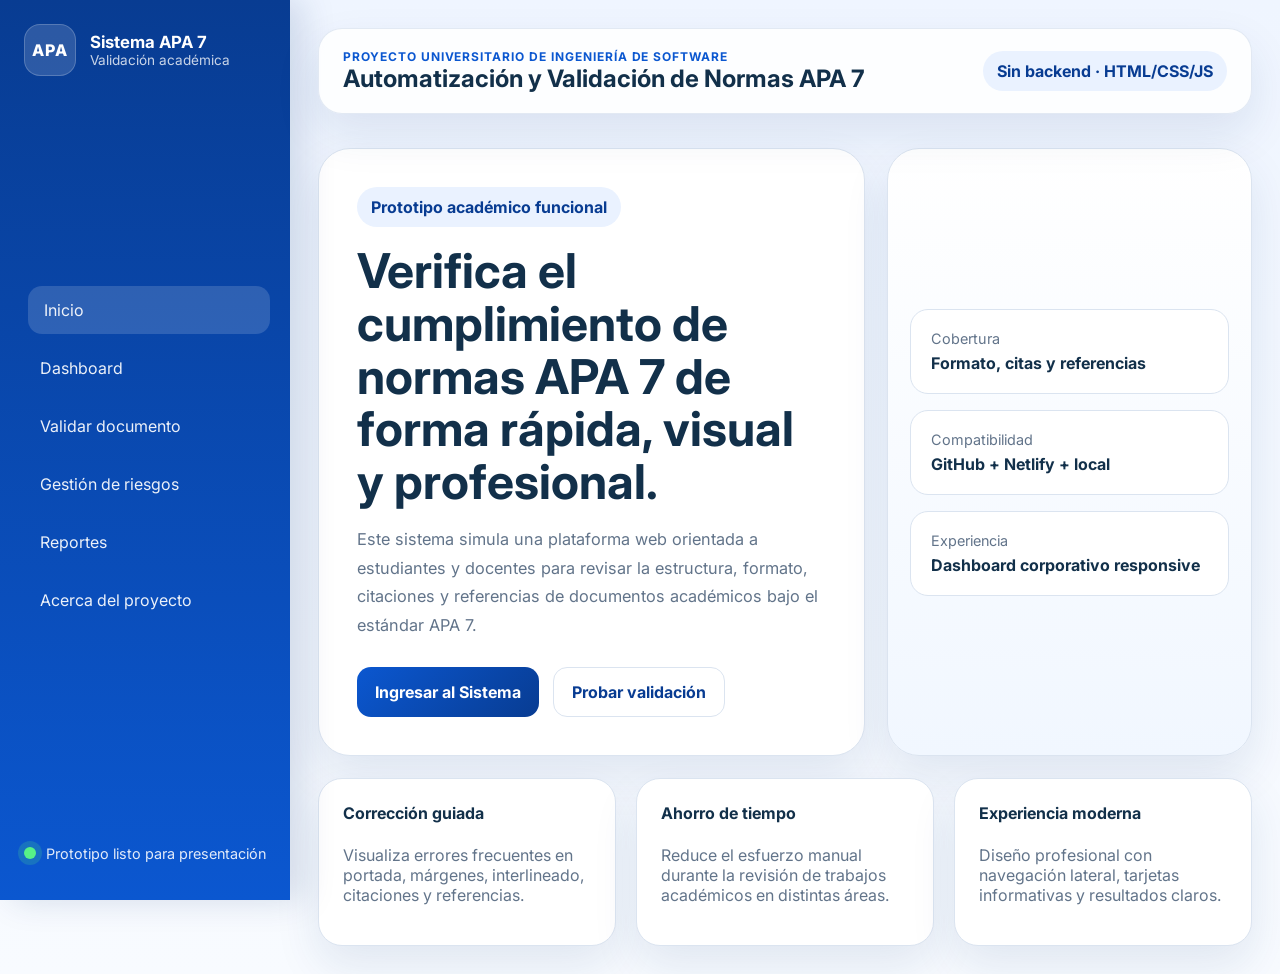
<file: index.html>
<!DOCTYPE html>
<html lang="es">
<head>
  <meta charset="UTF-8" />
  <meta name="viewport" content="width=device-width, initial-scale=1.0" />
  <title>Sistema APA 7 | Prototipo Funcional</title>
  <link rel="preconnect" href="https://fonts.googleapis.com" />
  <link rel="preconnect" href="https://fonts.gstatic.com" crossorigin />
  <link href="https://fonts.googleapis.com/css2?family=Inter:wght@400;500;600;700;800&display=swap" rel="stylesheet" />
  <link rel="stylesheet" href="styles.css" />
</head>
<body>
  <div class="app-shell">
    <!-- Menú lateral principal -->
    <aside class="sidebar" id="sidebar">
      <div class="brand">
        <div class="brand__logo">APA</div>
        <div>
          <h1>Sistema APA 7</h1>
          <p>Validación académica</p>
        </div>
      </div>

      <nav class="sidebar__nav">
        <button class="nav-link active" data-target="inicio">Inicio</button>
        <button class="nav-link" data-target="dashboard">Dashboard</button>
        <button class="nav-link" data-target="validacion">Validar documento</button>
        <button class="nav-link" data-target="riesgos">Gestión de riesgos</button>
        <button class="nav-link" data-target="reportes">Reportes</button>
        <button class="nav-link" data-target="acerca">Acerca del proyecto</button>
      </nav>

      <div class="sidebar__footer">
        <span class="status-dot"></span>
        <p>Prototipo listo para presentación</p>
      </div>
    </aside>

    <main class="main-content">
      <!-- Encabezado superior -->
      <header class="topbar">
        <button class="menu-toggle" id="menuToggle" aria-label="Abrir menú">☰</button>
        <div>
          <p class="eyebrow">Proyecto universitario de Ingeniería de Software</p>
          <h2>Automatización y Validación de Normas APA 7</h2>
        </div>
        <div class="topbar__badge">Sin backend · HTML/CSS/JS</div>
      </header>

      <!-- Página de inicio -->
      <section class="view active" id="inicio">
        <div class="hero">
          <div class="hero__content">
            <span class="pill">Prototipo académico funcional</span>
            <h3>Verifica el cumplimiento de normas APA 7 de forma rápida, visual y profesional.</h3>
            <p>
              Este sistema simula una plataforma web orientada a estudiantes y docentes para revisar la estructura,
              formato, citaciones y referencias de documentos académicos bajo el estándar APA 7.
            </p>
            <div class="hero__actions">
              <button class="btn btn--primary" data-go="dashboard">Ingresar al Sistema</button>
              <button class="btn btn--secondary" data-go="validacion">Probar validación</button>
            </div>
          </div>

          <div class="hero__panel">
            <div class="mini-card">
              <span class="mini-card__label">Cobertura</span>
              <strong>Formato, citas y referencias</strong>
            </div>
            <div class="mini-card">
              <span class="mini-card__label">Compatibilidad</span>
              <strong>GitHub + Netlify + local</strong>
            </div>
            <div class="mini-card">
              <span class="mini-card__label">Experiencia</span>
              <strong>Dashboard corporativo responsive</strong>
            </div>
          </div>
        </div>

        <div class="benefits-grid">
          <article class="feature-card">
            <h4>Corrección guiada</h4>
            <p>Visualiza errores frecuentes en portada, márgenes, interlineado, citaciones y referencias.</p>
          </article>
          <article class="feature-card">
            <h4>Ahorro de tiempo</h4>
            <p>Reduce el esfuerzo manual durante la revisión de trabajos académicos en distintas áreas.</p>
          </article>
          <article class="feature-card">
            <h4>Experiencia moderna</h4>
            <p>Diseño profesional con navegación lateral, tarjetas informativas y resultados claros.</p>
          </article>
        </div>
      </section>

      <!-- Dashboard principal -->
      <section class="view" id="dashboard">
        <div class="section-header">
          <div>
            <p class="eyebrow">Panel principal</p>
            <h3>Dashboard general</h3>
          </div>
          <span class="section-badge">Indicadores simulados</span>
        </div>

        <div class="cards-grid">
          <article class="stat-card">
            <span>Documentos analizados</span>
            <strong class="counter" data-target="128">0</strong>
            <p>Trabajos revisados durante el último periodo.</p>
          </article>
          <article class="stat-card">
            <span>Errores APA detectados</span>
            <strong class="counter" data-target="342">0</strong>
            <p>Incidencias registradas entre formato y referencias.</p>
          </article>
          <article class="stat-card">
            <span>Nivel promedio de cumplimiento</span>
            <strong class="counter" data-target="87">0</strong>
            <p>Porcentaje general de conformidad alcanzado.</p>
          </article>
          <article class="stat-card stat-card--accent">
            <span>Tiempo de respuesta</span>
            <strong>&lt; 10 s</strong>
            <p>Meta de procesamiento por documento en el prototipo.</p>
          </article>
        </div>

        <div class="dashboard-grid">
          <article class="panel-card">
            <div class="panel-card__header">
              <h4>Estado de cumplimiento</h4>
              <span>87%</span>
            </div>
            <div class="progress-circle">
              <div class="progress-circle__inner">87%</div>
            </div>
            <p class="muted">La mayoría de los documentos cumplen con la estructura general, pero persisten fallos en citas y referencias.</p>
          </article>

          <article class="panel-card">
            <div class="panel-card__header">
              <h4>Distribución de hallazgos</h4>
              <span>Última revisión</span>
            </div>
            <div class="bars">
              <div class="bar-item">
                <label>Formato general</label>
                <div class="bar"><span style="width: 92%"></span></div>
              </div>
              <div class="bar-item">
                <label>Portada</label>
                <div class="bar"><span style="width: 95%"></span></div>
              </div>
              <div class="bar-item">
                <label>Citaciones</label>
                <div class="bar"><span style="width: 74%"></span></div>
              </div>
              <div class="bar-item">
                <label>Referencias</label>
                <div class="bar"><span style="width: 68%"></span></div>
              </div>
            </div>
          </article>
        </div>
      </section>

      <!-- Módulo validar documento -->
      <section class="view" id="validacion">
        <div class="section-header">
          <div>
            <p class="eyebrow">Módulo de análisis</p>
            <h3>Validar documento</h3>
          </div>
          <span class="section-badge">Simulación interactiva</span>
        </div>

        <div class="validation-layout">
          <article class="panel-card">
            <h4>Formulario de validación</h4>
            <form id="validationForm" class="validation-form">
              <div class="form-group">
                <label for="titulo">Título del trabajo</label>
                <input type="text" id="titulo" placeholder="Ej. Sistema de automatización APA 7" required />
              </div>

              <div class="form-group">
                <label for="autor">Autor</label>
                <input type="text" id="autor" placeholder="Nombre del estudiante" required />
              </div>

              <div class="form-group">
                <label for="tipoDocumento">Tipo de documento</label>
                <select id="tipoDocumento" required>
                  <option value="">Seleccione...</option>
                  <option>Trabajo de grado</option>
                  <option>Artículo académico</option>
                  <option>Ensayo</option>
                  <option>Informe de investigación</option>
                </select>
              </div>

              <div class="form-group">
                <label for="area">Área académica</label>
                <select id="area" required>
                  <option value="">Seleccione...</option>
                  <option>Ingeniería de Software</option>
                  <option>Ciencias Sociales</option>
                  <option>Administración</option>
                  <option>Educación</option>
                </select>
              </div>

              <button type="submit" class="btn btn--primary btn--full">Analizar Documento</button>
            </form>
          </article>

          <article class="panel-card" id="resultsCard">
            <div class="results-placeholder" id="resultsPlaceholder">
              <h4>Resultados de validación</h4>
              <p>Completa el formulario y pulsa <strong>Analizar Documento</strong> para visualizar un resultado simulado del sistema.</p>
            </div>

            <div class="results hidden" id="resultsContent">
              <div class="result-header">
                <div>
                  <p class="eyebrow">Informe de revisión</p>
                  <h4 id="resultTitle">Documento analizado</h4>
                </div>
                <div class="compliance-badge" id="complianceBadge">88% cumplimiento</div>
              </div>

              <div class="check-list">
                <div class="check-item success">✓ Portada correcta</div>
                <div class="check-item success">✓ Márgenes correctos</div>
                <div class="check-item success">✓ Interlineado correcto</div>
                <div class="check-item warning">⚠ Citaciones incompletas</div>
                <div class="check-item warning">⚠ Referencias sin formato APA</div>
              </div>

              <div class="compliance-panel">
                <div class="compliance-panel__info">
                  <span>Porcentaje de cumplimiento</span>
                  <strong id="complianceValue">88%</strong>
                </div>
                <div class="bar bar--large"><span id="complianceBar" style="width: 88%"></span></div>
              </div>

              <div class="observations">
                <h5>Recomendaciones automáticas</h5>
                <ul>
                  <li>Completar datos faltantes en citas parentéticas y narrativas.</li>
                  <li>Normalizar la lista de referencias según autor, año, título y fuente.</li>
                  <li>Revisar consistencia entre citas dentro del texto y bibliografía final.</li>
                </ul>
              </div>
            </div>
          </article>
        </div>
      </section>

      <!-- Gestión de riesgos -->
      <section class="view" id="riesgos">
        <div class="section-header">
          <div>
            <p class="eyebrow">Control del proyecto</p>
            <h3>Gestión de riesgos</h3>
          </div>
          <span class="section-badge">Matriz resumida</span>
        </div>

        <article class="panel-card table-card">
          <table>
            <thead>
              <tr>
                <th>Riesgo identificado</th>
                <th>Probabilidad</th>
                <th>Impacto</th>
                <th>Plan de mitigación</th>
              </tr>
            </thead>
            <tbody>
              <tr>
                <td>Fallas técnicas en la interfaz</td>
                <td>Media</td>
                <td>Alta</td>
                <td>Pruebas funcionales, revisión de compatibilidad y control de versiones.</td>
              </tr>
              <tr>
                <td>Pérdida de información del proyecto</td>
                <td>Baja</td>
                <td>Alta</td>
                <td>Respaldos periódicos y repositorio GitHub actualizado.</td>
              </tr>
              <tr>
                <td>Retrasos en el cronograma</td>
                <td>Alta</td>
                <td>Media</td>
                <td>Planificación por entregas, priorización de módulos y seguimiento semanal.</td>
              </tr>
              <tr>
                <td>Errores en la validación simulada</td>
                <td>Media</td>
                <td>Media</td>
                <td>Revisión de reglas de negocio y pruebas de interacción del usuario.</td>
              </tr>
            </tbody>
          </table>
        </article>
      </section>

      <!-- Reportes -->
      <section class="view" id="reportes">
        <div class="section-header">
          <div>
            <p class="eyebrow">Seguimiento de revisiones</p>
            <h3>Reportes simulados</h3>
          </div>
          <span class="section-badge">Histórico</span>
        </div>

        <article class="panel-card table-card">
          <table>
            <thead>
              <tr>
                <th>Documento</th>
                <th>Nivel de cumplimiento</th>
                <th>Fecha de revisión</th>
                <th>Estado</th>
              </tr>
            </thead>
            <tbody>
              <tr>
                <td>Informe Final de Investigación</td>
                <td>91%</td>
                <td>01/06/2026</td>
                <td><span class="tag success">Aprobado</span></td>
              </tr>
              <tr>
                <td>Ensayo de Métodos Ágiles</td>
                <td>78%</td>
                <td>28/05/2026</td>
                <td><span class="tag warning">Con observaciones</span></td>
              </tr>
              <tr>
                <td>Artículo sobre UX Educativo</td>
                <td>84%</td>
                <td>23/05/2026</td>
                <td><span class="tag success">Aprobado</span></td>
              </tr>
              <tr>
                <td>Proyecto Integrador APA 7</td>
                <td>69%</td>
                <td>19/05/2026</td>
                <td><span class="tag danger">Requiere ajustes</span></td>
              </tr>
            </tbody>
          </table>
        </article>
      </section>

      <!-- Acerca del proyecto -->
      <section class="view" id="acerca">
        <div class="section-header">
          <div>
            <p class="eyebrow">Información institucional</p>
            <h3>Acerca del proyecto</h3>
          </div>
          <span class="section-badge">Ficha académica</span>
        </div>

        <div class="about-grid">
          <article class="panel-card">
            <h4>Objetivos</h4>
            <p>Desarrollar un sistema web capaz de simular la automatización de la revisión y normalización de documentos académicos conforme a las normas APA 7.</p>
          </article>

          <article class="panel-card">
            <h4>Alcance</h4>
            <p>Validación visual de estructura del documento, análisis de citas y referencias, generación de métricas y paneles de seguimiento para estudiantes y docentes.</p>
          </article>

          <article class="panel-card">
            <h4>Tecnologías utilizadas</h4>
            <p>HTML5, CSS3, JavaScript, diseño responsive, estructura portable para GitHub y despliegue sencillo en Netlify.</p>
          </article>

          <article class="panel-card">
            <h4>Integrantes del proyecto</h4>
            <p><strong>David Martínez Giraldo</strong> · Líder del proyecto, Scrum Master, Product Owner y responsable de desarrollo.</p>
          </article>
        </div>
      </section>
    </main>
  </div>

  <script src="script.js"></script>
</body>
</html>
</file>
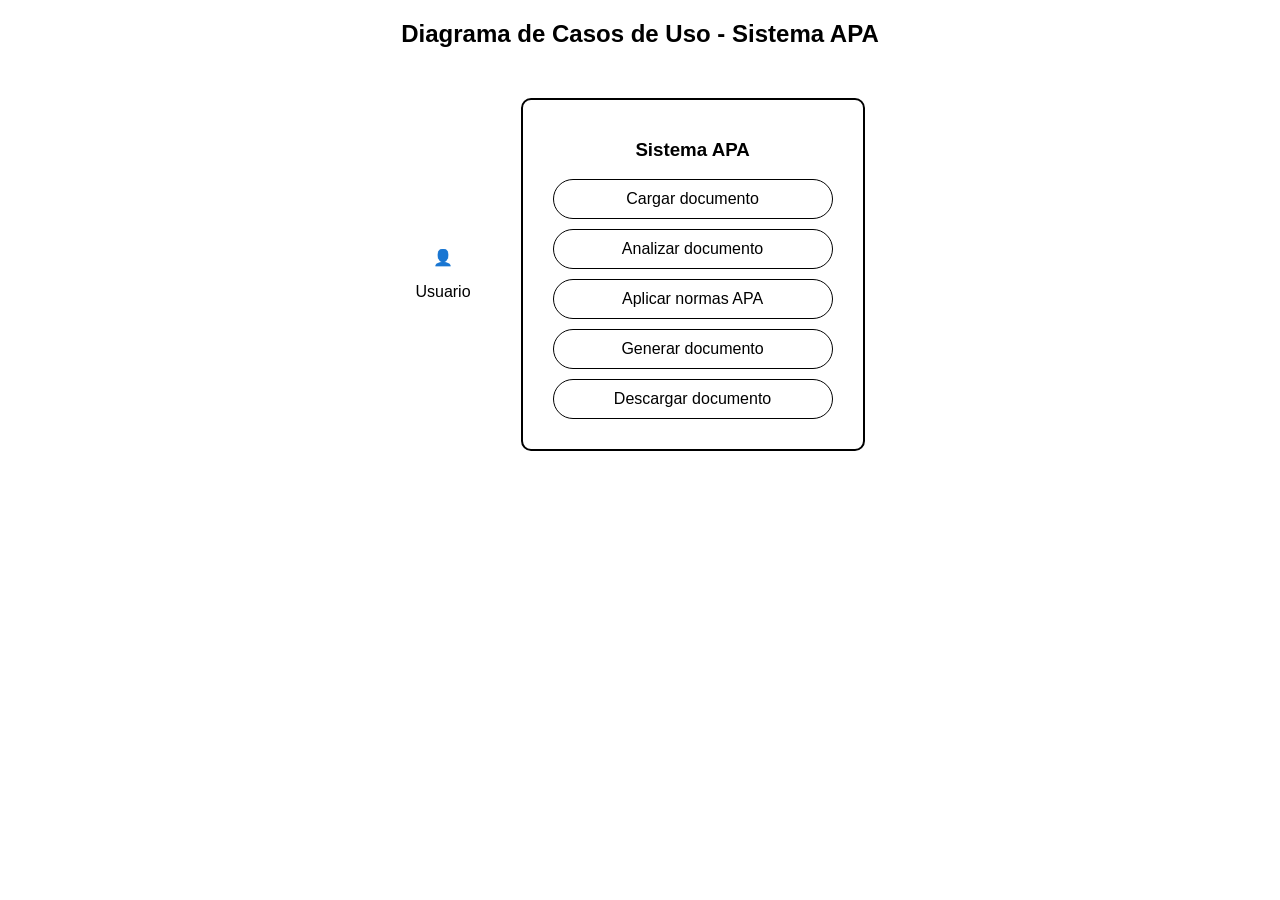
<file: casos_uso.html>
<!DOCTYPE html>
<html lang="es">
<head>
<meta charset="UTF-8">
<title>Diagrama de Casos de Uso</title>
<style>
body {
    font-family: Arial;
    text-align: center;
}

.container {
    display: flex;
    justify-content: center;
    align-items: center;
    margin-top: 50px;
}

.actor {
    margin-right: 50px;
    text-align: center;
}

.system {
    border: 2px solid black;
    padding: 20px;
    width: 300px;
    border-radius: 10px;
}

.usecase {
    border: 1px solid black;
    border-radius: 20px;
    padding: 10px;
    margin: 10px;
}
</style>
</head>

<body>

<h2>Diagrama de Casos de Uso - Sistema APA</h2>

<div class="container">

    <!-- Actor -->
    <div class="actor">
        <p>👤</p>
        <p>Usuario</p>
    </div>

    <!-- Sistema -->
    <div class="system">
        <h3>Sistema APA</h3>

        <div class="usecase">Cargar documento</div>
        <div class="usecase">Analizar documento</div>
        <div class="usecase">Aplicar normas APA</div>
        <div class="usecase">Generar documento</div>
        <div class="usecase">Descargar documento</div>

    </div>

</div>

</body>
</html>
</file>
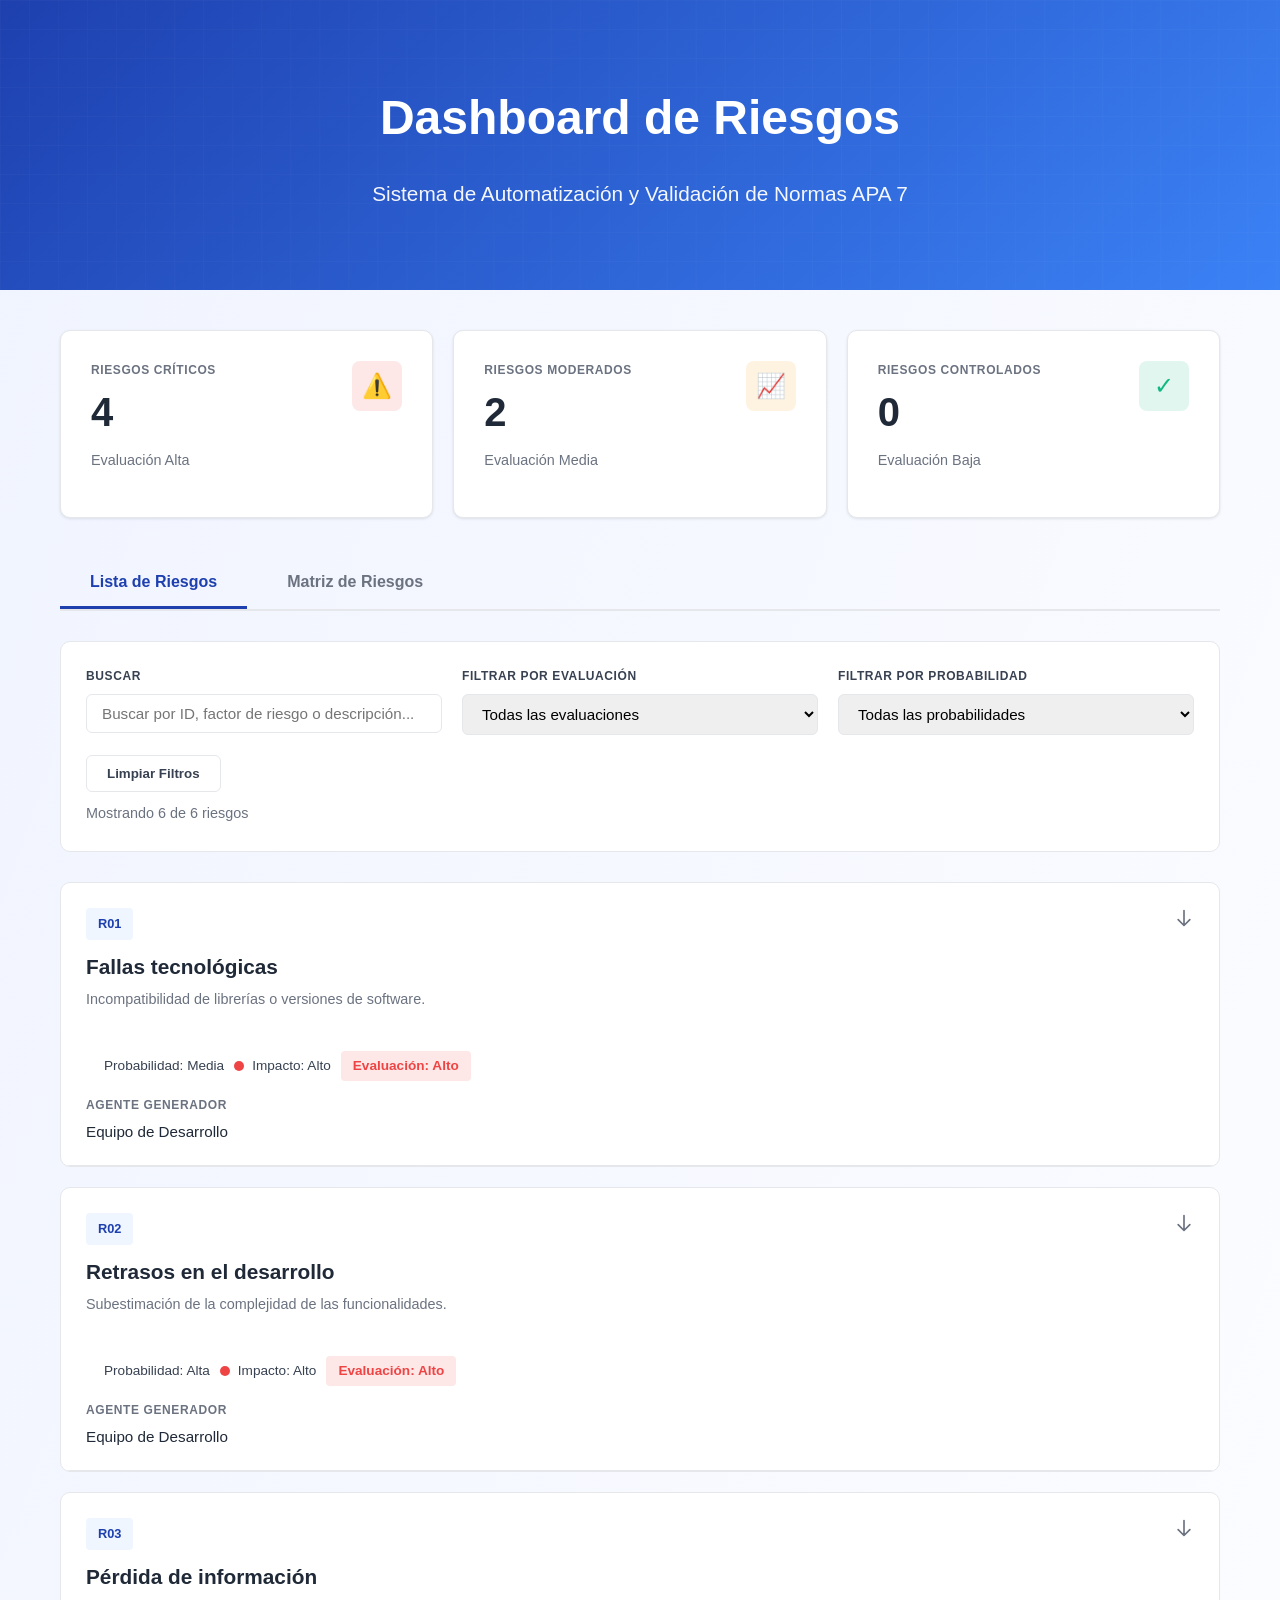
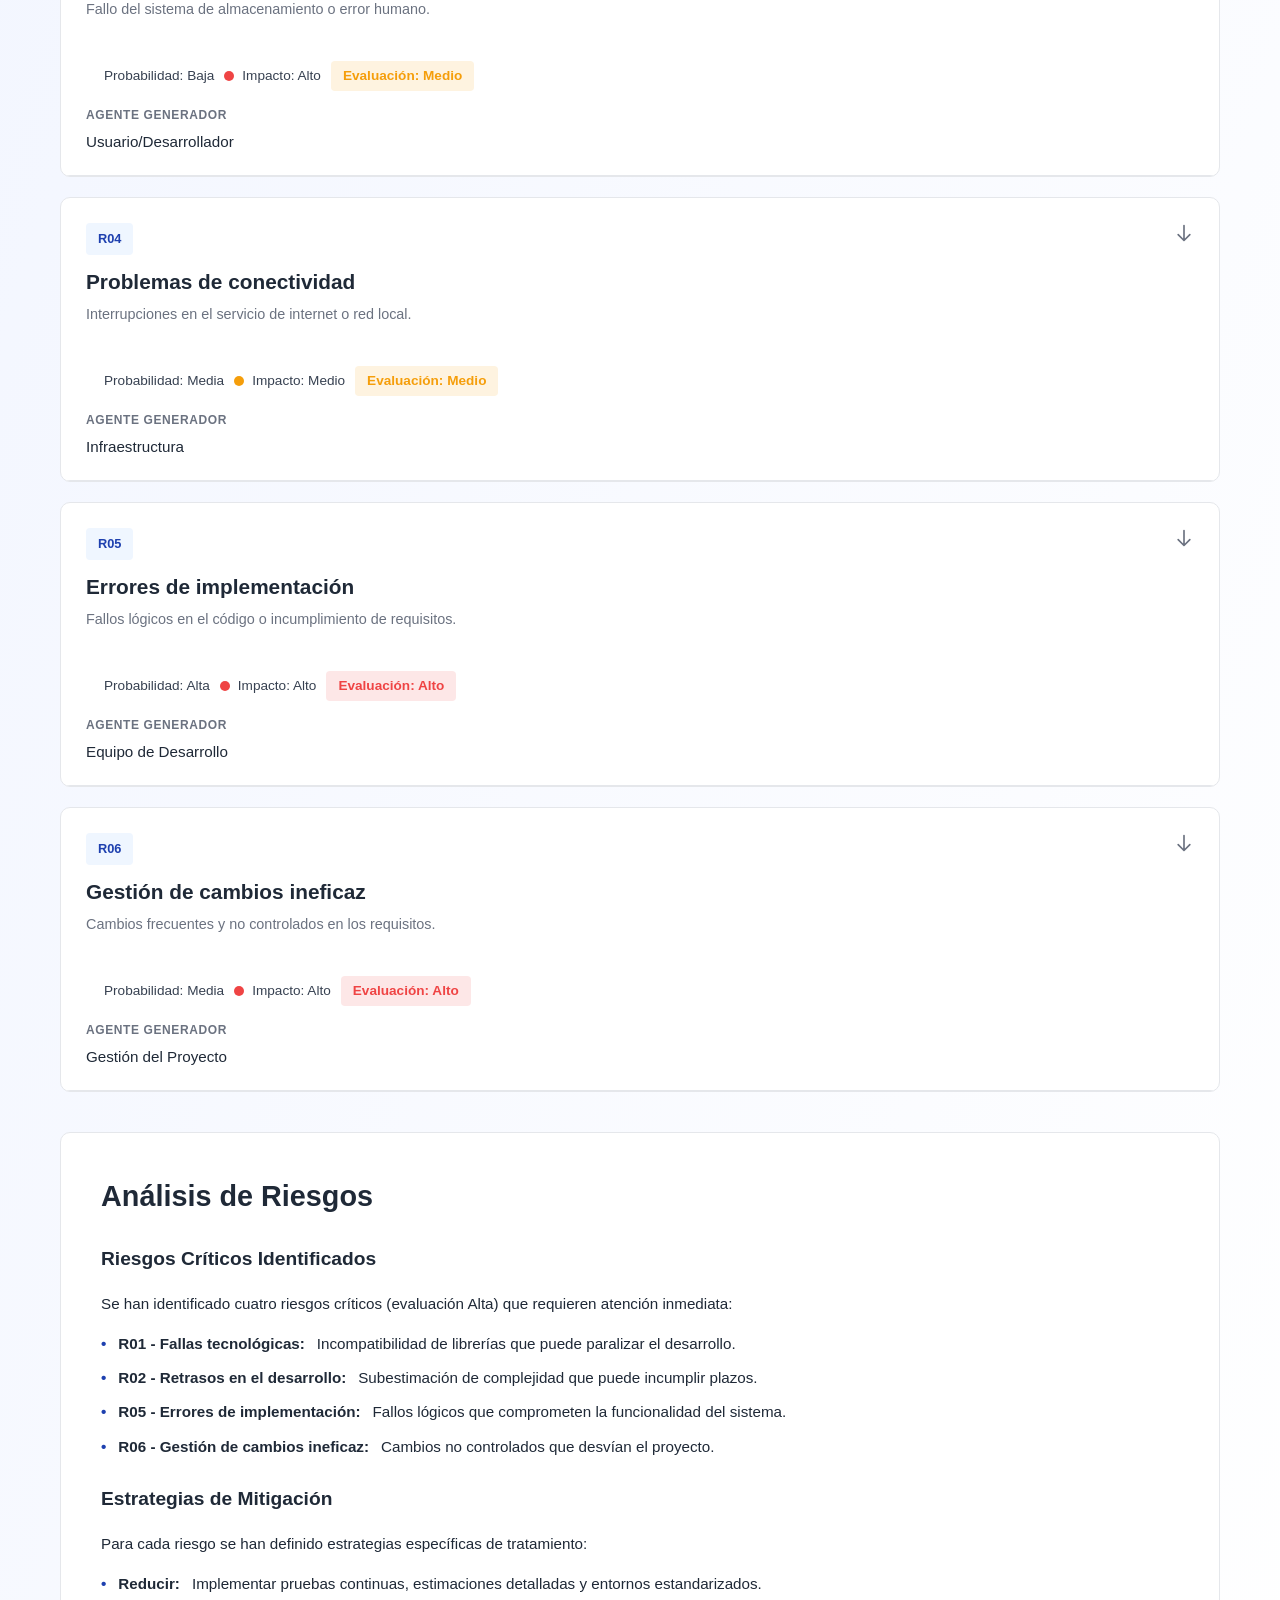
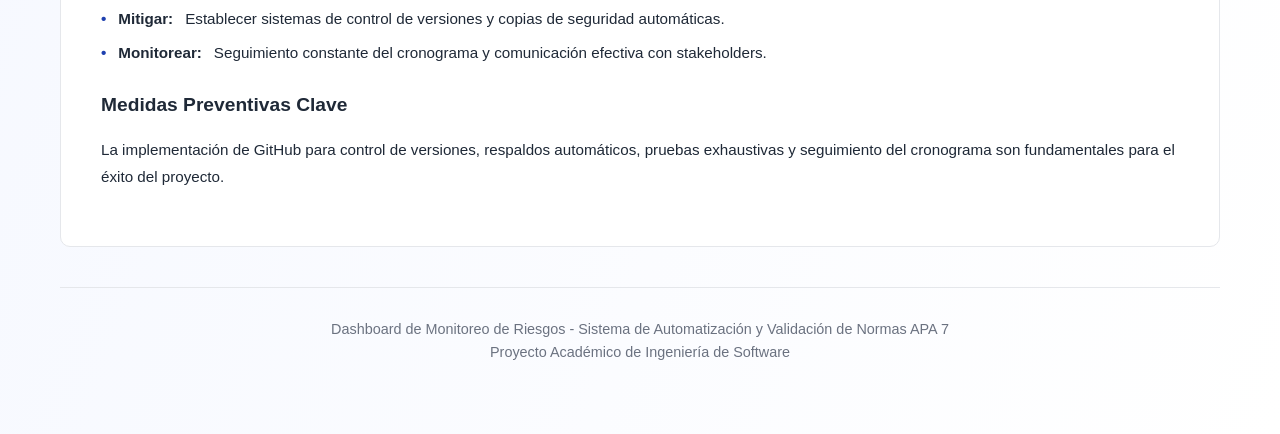
<file: dashboard-riesgos.html>
<!DOCTYPE html>
<html lang="es">
<head>
    <meta charset="UTF-8">
    <meta name="viewport" content="width=device-width, initial-scale=1.0">
    <title>Dashboard de Riesgos - Sistema APA 7</title>
    <style>
        * {
            margin: 0;
            padding: 0;
            box-sizing: border-box;
        }

        body {
            font-family: 'Inter', -apple-system, BlinkMacSystemFont, 'Segoe UI', sans-serif;
            background: linear-gradient(to bottom right, #f0f4ff, #ffffff);
            color: #374151;
            line-height: 1.6;
        }

        h1, h2, h3, h4, h5, h6 {
            font-family: 'Poppins', sans-serif;
            font-weight: 700;
        }

        .hero {
            background: linear-gradient(135deg, #1E40AF 0%, #3B82F6 100%);
            color: white;
            padding: 80px 20px;
            text-align: center;
            position: relative;
            overflow: hidden;
        }

        .hero::before {
            content: '';
            position: absolute;
            top: 0;
            left: 0;
            right: 0;
            bottom: 0;
            background: url('data:image/svg+xml,<svg xmlns="http://www.w3.org/2000/svg" viewBox="0 0 1200 400"><defs><pattern id="grid" width="40" height="40" patternUnits="userSpaceOnUse"><path d="M 40 0 L 0 0 0 40" fill="none" stroke="rgba(255,255,255,0.1)" stroke-width="1"/></pattern></defs><rect width="1200" height="400" fill="url(%23grid)"/></svg>');
            opacity: 0.5;
        }

        .hero-content {
            position: relative;
            z-index: 1;
            max-width: 800px;
            margin: 0 auto;
        }

        .hero h1 {
            font-size: 3em;
            margin-bottom: 20px;
            font-weight: 700;
        }

        .hero p {
            font-size: 1.3em;
            opacity: 0.95;
        }

        .container {
            max-width: 1200px;
            margin: 0 auto;
            padding: 40px 20px;
        }

        .stats-grid {
            display: grid;
            grid-template-columns: repeat(auto-fit, minmax(300px, 1fr));
            gap: 20px;
            margin-bottom: 40px;
        }

        .stat-card {
            background: white;
            padding: 30px;
            border-radius: 10px;
            border: 1px solid #E5E7EB;
            box-shadow: 0 1px 3px rgba(0,0,0,0.1);
            transition: all 0.3s ease;
        }

        .stat-card:hover {
            box-shadow: 0 10px 25px rgba(0,0,0,0.1);
            transform: translateY(-2px);
        }

        .stat-card-header {
            display: flex;
            justify-content: space-between;
            align-items: flex-start;
            margin-bottom: 15px;
        }

        .stat-label {
            font-size: 0.75em;
            font-weight: 600;
            color: #6B7280;
            text-transform: uppercase;
            letter-spacing: 0.05em;
        }

        .stat-icon {
            width: 50px;
            height: 50px;
            border-radius: 8px;
            display: flex;
            align-items: center;
            justify-content: center;
            font-size: 1.5em;
        }

        .stat-value {
            font-size: 2.5em;
            font-weight: 700;
            color: #1F2937;
            margin-bottom: 5px;
        }

        .stat-description {
            font-size: 0.9em;
            color: #6B7280;
        }

        .tabs {
            display: flex;
            gap: 10px;
            margin-bottom: 30px;
            border-bottom: 2px solid #E5E7EB;
        }

        .tab-button {
            padding: 15px 30px;
            background: none;
            border: none;
            border-bottom: 3px solid transparent;
            cursor: pointer;
            font-size: 1em;
            font-weight: 600;
            color: #6B7280;
            transition: all 0.3s ease;
        }

        .tab-button.active {
            color: #1E40AF;
            border-bottom-color: #1E40AF;
        }

        .tab-content {
            display: none;
        }

        .tab-content.active {
            display: block;
        }

        .filters {
            background: white;
            padding: 25px;
            border-radius: 10px;
            border: 1px solid #E5E7EB;
            margin-bottom: 30px;
        }

        .filter-grid {
            display: grid;
            grid-template-columns: repeat(auto-fit, minmax(250px, 1fr));
            gap: 20px;
            margin-bottom: 20px;
        }

        .filter-group {
            display: flex;
            flex-direction: column;
        }

        .filter-label {
            font-size: 0.75em;
            font-weight: 600;
            color: #374151;
            text-transform: uppercase;
            letter-spacing: 0.05em;
            margin-bottom: 8px;
        }

        .filter-input, .filter-select {
            padding: 10px 15px;
            border: 1px solid #E5E7EB;
            border-radius: 6px;
            font-size: 0.95em;
            font-family: inherit;
            transition: all 0.3s ease;
        }

        .filter-input:focus, .filter-select:focus {
            outline: none;
            border-color: #1E40AF;
            box-shadow: 0 0 0 3px rgba(30, 64, 175, 0.1);
        }

        .filter-button {
            padding: 10px 20px;
            background: white;
            border: 1px solid #E5E7EB;
            border-radius: 6px;
            cursor: pointer;
            font-weight: 600;
            color: #374151;
            transition: all 0.3s ease;
            align-self: flex-end;
        }

        .filter-button:hover {
            background: #F3F4F6;
        }

        .filter-info {
            font-size: 0.9em;
            color: #6B7280;
            margin-top: 10px;
        }

        .risk-cards {
            display: grid;
            grid-template-columns: 1fr;
            gap: 20px;
        }

        .risk-card {
            background: white;
            border: 1px solid #E5E7EB;
            border-radius: 10px;
            overflow: hidden;
            transition: all 0.3s ease;
            cursor: pointer;
        }

        .risk-card:hover {
            box-shadow: 0 10px 25px rgba(0,0,0,0.1);
            transform: translateY(-2px);
        }

        .risk-card-header {
            padding: 25px;
            display: flex;
            justify-content: space-between;
            align-items: flex-start;
        }

        .risk-card-title {
            flex: 1;
        }

        .risk-id {
            display: inline-block;
            background: #EFF6FF;
            color: #1E40AF;
            padding: 6px 12px;
            border-radius: 4px;
            font-size: 0.8em;
            font-weight: 600;
            margin-bottom: 10px;
        }

        .risk-card-title h3 {
            font-size: 1.3em;
            color: #1F2937;
            margin-bottom: 5px;
        }

        .risk-card-title p {
            font-size: 0.9em;
            color: #6B7280;
        }

        .risk-chevron {
            width: 20px;
            height: 20px;
            color: #6B7280;
            transition: transform 0.3s ease;
        }

        .risk-card.expanded .risk-chevron {
            transform: rotate(180deg);
        }

        .risk-indicators {
            display: flex;
            flex-wrap: wrap;
            gap: 10px;
            margin: 15px 0;
            padding: 0 25px;
        }

        .indicator {
            display: flex;
            align-items: center;
            gap: 8px;
            font-size: 0.85em;
            font-weight: 500;
        }

        .indicator-dot {
            width: 10px;
            height: 10px;
            border-radius: 50%;
        }

        .agent-section {
            padding: 0 25px 20px;
            border-bottom: 1px solid #E5E7EB;
        }

        .agent-label {
            font-size: 0.75em;
            font-weight: 600;
            color: #6B7280;
            text-transform: uppercase;
            letter-spacing: 0.05em;
            margin-bottom: 5px;
        }

        .agent-value {
            font-size: 0.95em;
            font-weight: 500;
            color: #1F2937;
        }

        .risk-details {
            display: none;
            padding: 25px;
            background: #F9FAFB;
            animation: slideDown 0.3s ease;
        }

        .risk-details.expanded {
            display: block;
        }

        @keyframes slideDown {
            from {
                opacity: 0;
                max-height: 0;
            }
            to {
                opacity: 1;
                max-height: 1000px;
            }
        }

        .detail-section {
            margin-bottom: 25px;
        }

        .detail-section:last-child {
            margin-bottom: 0;
        }

        .detail-title {
            font-size: 0.75em;
            font-weight: 600;
            color: #1F2937;
            text-transform: uppercase;
            letter-spacing: 0.05em;
            margin-bottom: 12px;
        }

        .detail-list {
            list-style: none;
            space-y: 8px;
        }

        .detail-list li {
            display: flex;
            gap: 10px;
            font-size: 0.9em;
            color: #1F2937;
            margin-bottom: 8px;
        }

        .detail-list li::before {
            content: '•';
            color: #1E40AF;
            font-weight: bold;
            flex-shrink: 0;
        }

        .detail-text {
            font-size: 0.9em;
            color: #1F2937;
            line-height: 1.6;
        }

        .treatment-box {
            background: #EFF6FF;
            border: 1px solid #BFDBFE;
            padding: 15px;
            border-radius: 8px;
            margin-top: 10px;
        }

        .treatment-box .detail-title {
            color: #1E40AF;
        }

        .treatment-box .detail-text {
            color: #1F2937;
        }

        .matrix-container {
            background: white;
            padding: 30px;
            border-radius: 10px;
            border: 1px solid #E5E7EB;
            overflow-x: auto;
        }

        .matrix-title {
            font-size: 1.5em;
            font-weight: 700;
            color: #1F2937;
            margin-bottom: 10px;
        }

        .matrix-subtitle {
            font-size: 0.9em;
            color: #6B7280;
            margin-bottom: 20px;
        }

        .matrix-table {
            border-collapse: collapse;
            min-width: 600px;
        }

        .matrix-table td {
            border: 1px solid #E5E7EB;
            padding: 15px;
            text-align: center;
            font-size: 0.9em;
        }

        .matrix-table th {
            background: #F3F4F6;
            border: 1px solid #E5E7EB;
            padding: 15px;
            font-weight: 600;
            color: #374151;
        }

        .matrix-cell {
            min-height: 80px;
            display: flex;
            flex-wrap: wrap;
            align-items: center;
            justify-content: center;
            gap: 5px;
        }

        .risk-badge {
            background: #EF4444;
            color: white;
            padding: 4px 8px;
            border-radius: 4px;
            font-size: 0.75em;
            font-weight: 600;
        }

        .risk-badge.medium {
            background: #F59E0B;
        }

        .risk-badge.low {
            background: #10B981;
        }

        .matrix-legend {
            display: flex;
            flex-wrap: wrap;
            gap: 30px;
            margin-top: 20px;
            padding-top: 20px;
            border-top: 1px solid #E5E7EB;
        }

        .legend-item {
            display: flex;
            align-items: center;
            gap: 10px;
            font-size: 0.9em;
        }

        .legend-color {
            width: 16px;
            height: 16px;
            border-radius: 4px;
        }

        .analysis-section {
            background: white;
            padding: 40px;
            border-radius: 10px;
            border: 1px solid #E5E7EB;
            margin-top: 40px;
        }

        .analysis-section h2 {
            font-size: 1.8em;
            color: #1F2937;
            margin-bottom: 20px;
        }

        .analysis-section h3 {
            font-size: 1.2em;
            color: #1F2937;
            margin-top: 25px;
            margin-bottom: 15px;
        }

        .analysis-section p {
            font-size: 0.95em;
            color: #1F2937;
            line-height: 1.8;
            margin-bottom: 15px;
        }

        .analysis-section ul {
            list-style: none;
            margin-bottom: 20px;
        }

        .analysis-section li {
            display: flex;
            gap: 12px;
            font-size: 0.95em;
            color: #1F2937;
            margin-bottom: 10px;
            line-height: 1.6;
        }

        .analysis-section li::before {
            content: '•';
            color: #1E40AF;
            font-weight: bold;
            flex-shrink: 0;
        }

        .footer {
            text-align: center;
            padding: 30px 20px;
            color: #6B7280;
            font-size: 0.9em;
            border-top: 1px solid #E5E7EB;
            margin-top: 40px;
        }

        @media (max-width: 768px) {
            .hero h1 {
                font-size: 2em;
            }

            .stats-grid {
                grid-template-columns: 1fr;
            }

            .filter-grid {
                grid-template-columns: 1fr;
            }

            .tabs {
                flex-wrap: wrap;
            }

            .tab-button {
                padding: 12px 20px;
                font-size: 0.9em;
            }
        }
    </style>
</head>
<body>
    <!-- Hero Section -->
    <div class="hero">
        <div class="hero-content">
            <h1>Dashboard de Riesgos</h1>
            <p>Sistema de Automatización y Validación de Normas APA 7</p>
        </div>
    </div>

    <!-- Main Content -->
    <div class="container">
        <!-- Statistics -->
        <div class="stats-grid" id="statsContainer"></div>

        <!-- Tabs -->
        <div class="tabs">
            <button class="tab-button active" onclick="switchTab('list')">Lista de Riesgos</button>
            <button class="tab-button" onclick="switchTab('matrix')">Matriz de Riesgos</button>
        </div>

        <!-- List Tab -->
        <div id="list" class="tab-content active">
            <!-- Filters -->
            <div class="filters">
                <div class="filter-grid">
                    <div class="filter-group">
                        <label class="filter-label">Buscar</label>
                        <input type="text" class="filter-input" id="searchInput" placeholder="Buscar por ID, factor de riesgo o descripción...">
                    </div>
                    <div class="filter-group">
                        <label class="filter-label">Filtrar por Evaluación</label>
                        <select class="filter-select" id="evaluationFilter">
                            <option value="">Todas las evaluaciones</option>
                            <option value="Alto">Alto</option>
                            <option value="Medio">Medio</option>
                            <option value="Bajo">Bajo</option>
                        </select>
                    </div>
                    <div class="filter-group">
                        <label class="filter-label">Filtrar por Probabilidad</label>
                        <select class="filter-select" id="probabilityFilter">
                            <option value="">Todas las probabilidades</option>
                            <option value="Alta">Alta</option>
                            <option value="Media">Media</option>
                            <option value="Baja">Baja</option>
                        </select>
                    </div>
                </div>
                <button class="filter-button" onclick="clearFilters()">Limpiar Filtros</button>
                <div class="filter-info">Mostrando <span id="riskCount">6</span> de 6 riesgos</div>
            </div>

            <!-- Risk Cards -->
            <div class="risk-cards" id="riskCardsContainer"></div>
        </div>

        <!-- Matrix Tab -->
        <div id="matrix" class="tab-content">
            <div class="matrix-container" id="matrixContainer"></div>
        </div>

        <!-- Analysis Section -->
        <div class="analysis-section">
            <h2>Análisis de Riesgos</h2>

            <h3>Riesgos Críticos Identificados</h3>
            <p>Se han identificado cuatro riesgos críticos (evaluación Alta) que requieren atención inmediata:</p>
            <ul>
                <li><strong>R01 - Fallas tecnológicas:</strong> Incompatibilidad de librerías que puede paralizar el desarrollo.</li>
                <li><strong>R02 - Retrasos en el desarrollo:</strong> Subestimación de complejidad que puede incumplir plazos.</li>
                <li><strong>R05 - Errores de implementación:</strong> Fallos lógicos que comprometen la funcionalidad del sistema.</li>
                <li><strong>R06 - Gestión de cambios ineficaz:</strong> Cambios no controlados que desvían el proyecto.</li>
            </ul>

            <h3>Estrategias de Mitigación</h3>
            <p>Para cada riesgo se han definido estrategias específicas de tratamiento:</p>
            <ul>
                <li><strong>Reducir:</strong> Implementar pruebas continuas, estimaciones detalladas y entornos estandarizados.</li>
                <li><strong>Mitigar:</strong> Establecer sistemas de control de versiones y copias de seguridad automáticas.</li>
                <li><strong>Monitorear:</strong> Seguimiento constante del cronograma y comunicación efectiva con stakeholders.</li>
            </ul>

            <h3>Medidas Preventivas Clave</h3>
            <p>La implementación de GitHub para control de versiones, respaldos automáticos, pruebas exhaustivas y seguimiento del cronograma son fundamentales para el éxito del proyecto.</p>
        </div>

        <!-- Footer -->
        <div class="footer">
            <p>Dashboard de Monitoreo de Riesgos - Sistema de Automatización y Validación de Normas APA 7</p>
            <p>Proyecto Académico de Ingeniería de Software</p>
        </div>
    </div>

    <script>
        // Risk Data
        const risks = [
            {
                id: "R01",
                agentGenerator: "Equipo de Desarrollo",
                riskFactor: "Fallas tecnológicas",
                description: "Incompatibilidad de librerías o versiones de software.",
                probability: "Media",
                impact: "Alto",
                evaluation: "Alto",
                causes: ["Uso de librerías desactualizadas", "Falta de pruebas de integración"],
                effects: ["Retrasos en el desarrollo", "Funcionalidades no operativas", "Necesidad de refactorización"],
                detail: "El sistema podría no funcionar correctamente debido a conflictos entre las versiones de las librerías o el entorno de desarrollo.",
                treatment: "Reducir: Establecer un entorno de desarrollo estandarizado y realizar pruebas de integración continuas."
            },
            {
                id: "R02",
                agentGenerator: "Equipo de Desarrollo",
                riskFactor: "Retrasos en el desarrollo",
                description: "Subestimación de la complejidad de las funcionalidades.",
                probability: "Alta",
                impact: "Alto",
                evaluation: "Alto",
                causes: ["Falta de experiencia en ciertas tecnologías", "Requisitos poco claros", "Estimaciones iniciales optimistas"],
                effects: ["Incumplimiento de plazos", "Aumento de costos", "Reducción del alcance"],
                detail: "El tiempo estimado para completar ciertas funcionalidades podría ser insuficiente, llevando a retrasos significativos en el cronograma del proyecto.",
                treatment: "Reducir: Realizar estimaciones detalladas con expertos; dividir tareas complejas en subtareas más pequeñas; mantener un buffer de tiempo."
            },
            {
                id: "R03",
                agentGenerator: "Usuario/Desarrollador",
                riskFactor: "Pérdida de información",
                description: "Fallo del sistema de almacenamiento o error humano.",
                probability: "Baja",
                impact: "Alto",
                evaluation: "Medio",
                causes: ["No realizar copias de seguridad periódicas", "Errores al manipular archivos", "Fallos de hardware"],
                effects: ["Pérdida de código fuente", "Pérdida de datos de configuración", "Necesidad de rehacer trabajo"],
                detail: "La información crítica del proyecto, como el código fuente o la documentación, podría perderse debido a fallos técnicos o errores humanos.",
                treatment: "Mitigar: Implementar un sistema de control de versiones (Git/GitHub); realizar copias de seguridad automáticas y periódicas; capacitar al equipo en buenas prácticas de gestión de archivos."
            },
            {
                id: "R04",
                agentGenerator: "Infraestructura",
                riskFactor: "Problemas de conectividad",
                description: "Interrupciones en el servicio de internet o red local.",
                probability: "Media",
                impact: "Medio",
                evaluation: "Medio",
                causes: ["Proveedor de servicios inestable", "Problemas de configuración de red", "Infraestructura de red deficiente"],
                effects: ["Dificultad para acceder a recursos en línea", "Interrupción de la colaboración", "Imposibilidad de desplegar o actualizar el sistema"],
                detail: "La conectividad a internet o a la red local podría ser inestable, afectando la capacidad del equipo para trabajar y acceder a recursos esenciales.",
                treatment: "Reducir: Contar con un proveedor de internet confiable; tener planes de contingencia para acceso a internet; optimizar la configuración de red."
            },
            {
                id: "R05",
                agentGenerator: "Equipo de Desarrollo",
                riskFactor: "Errores de implementación",
                description: "Fallos lógicos en el código o incumplimiento de requisitos.",
                probability: "Alta",
                impact: "Alto",
                evaluation: "Alto",
                causes: ["Falta de pruebas unitarias y de integración", "Revisión de código insuficiente", "Mala comprensión de los requisitos"],
                effects: ["Funcionalidades incorrectas", "Experiencia de usuario deficiente", "Necesidad de retrabajo", "Insatisfacción del cliente"],
                detail: "El sistema podría contener errores de programación que impidan su correcto funcionamiento o que no cumplan con las especificaciones de las normas APA 7.",
                treatment: "Reducir: Implementar pruebas unitarias y de integración exhaustivas; realizar revisiones de código por pares; validar requisitos con el cliente de forma continua."
            },
            {
                id: "R06",
                agentGenerator: "Gestión del Proyecto",
                riskFactor: "Gestión de cambios ineficaz",
                description: "Cambios frecuentes y no controlados en los requisitos.",
                probability: "Media",
                impact: "Alto",
                evaluation: "Alto",
                causes: ["Falta de un proceso formal de gestión de cambios", "Comunicación deficiente entre stakeholders"],
                effects: ["Retrasos en el cronograma", "Aumento del alcance (scope creep)", "Insatisfacción del cliente", "Reelaboración constante"],
                detail: "Los requisitos del proyecto podrían cambiar constantemente sin un control adecuado, lo que llevaría a un aumento del trabajo y a la desviación del plan original.",
                treatment: "Reducir: Implementar un proceso formal de gestión de cambios; documentar y aprobar todos los cambios; comunicar los impactos de los cambios a todas las partes interesadas."
            }
        ];

        const colors = {
            "Alto": "#EF4444",
            "Medio": "#F59E0B",
            "Bajo": "#10B981"
        };

        // Initialize
        function init() {
            renderStats();
            renderRiskCards();
            renderMatrix();
            setupEventListeners();
        }

        // Render Statistics
        function renderStats() {
            const highRisks = risks.filter(r => r.evaluation === "Alto").length;
            const mediumRisks = risks.filter(r => r.evaluation === "Medio").length;
            const lowRisks = risks.filter(r => r.evaluation === "Bajo").length;
            const highProb = risks.filter(r => r.probability === "Alta").length;
            const highImpact = risks.filter(r => r.impact === "Alto").length;

            const stats = [
                { label: "RIESGOS CRÍTICOS", value: highRisks, desc: "Evaluación Alta", icon: "⚠️", color: "#EF4444" },
                { label: "RIESGOS MODERADOS", value: mediumRisks, desc: "Evaluación Media", icon: "📈", color: "#F59E0B" },
                { label: "RIESGOS CONTROLADOS", value: lowRisks, desc: "Evaluación Baja", icon: "✓", color: "#10B981" }
            ];

            const html = stats.map(stat => `
                <div class="stat-card">
                    <div class="stat-card-header">
                        <div>
                            <div class="stat-label">${stat.label}</div>
                            <div class="stat-value">${stat.value}</div>
                            <div class="stat-description">${stat.desc}</div>
                        </div>
                        <div class="stat-icon" style="background-color: ${stat.color}20; color: ${stat.color};">${stat.icon}</div>
                    </div>
                </div>
            `).join('');

            document.getElementById('statsContainer').innerHTML = html;
        }

        // Render Risk Cards
        function renderRiskCards() {
            const filtered = getFilteredRisks();
            document.getElementById('riskCount').textContent = filtered.length;

            const html = filtered.map(risk => `
                <div class="risk-card" onclick="toggleRiskCard(this)">
                    <div class="risk-card-header">
                        <div class="risk-card-title">
                            <div class="risk-id">${risk.id}</div>
                            <h3>${risk.riskFactor}</h3>
                            <p>${risk.description}</p>
                        </div>
                        <svg class="risk-chevron" fill="none" stroke="currentColor" viewBox="0 0 24 24">
                            <path stroke-linecap="round" stroke-linejoin="round" stroke-width="2" d="M19 14l-7 7m0 0l-7-7m7 7V3"></path>
                        </svg>
                    </div>
                    <div class="risk-indicators">
                        <div class="indicator">
                            <div class="indicator-dot" style="background-color: ${colors[risk.probability]}"></div>
                            <span>Probabilidad: ${risk.probability}</span>
                        </div>
                        <div class="indicator">
                            <div class="indicator-dot" style="background-color: ${colors[risk.impact]}"></div>
                            <span>Impacto: ${risk.impact}</span>
                        </div>
                        <div class="indicator" style="background: ${colors[risk.evaluation]}20; padding: 4px 12px; border-radius: 4px; color: ${colors[risk.evaluation]}; font-weight: 600;">
                            Evaluación: ${risk.evaluation}
                        </div>
                    </div>
                    <div class="agent-section">
                        <div class="agent-label">Agente Generador</div>
                        <div class="agent-value">${risk.agentGenerator}</div>
                    </div>
                    <div class="risk-details">
                        <div class="detail-section">
                            <div class="detail-title">Causas</div>
                            <ul class="detail-list">
                                ${risk.causes.map(c => `<li>${c}</li>`).join('')}
                            </ul>
                        </div>
                        <div class="detail-section">
                            <div class="detail-title">Efectos</div>
                            <ul class="detail-list">
                                ${risk.effects.map(e => `<li>${e}</li>`).join('')}
                            </ul>
                        </div>
                        <div class="detail-section">
                            <div class="detail-title">Detalle</div>
                            <p class="detail-text">${risk.detail}</p>
                        </div>
                        <div class="detail-section">
                            <div class="treatment-box">
                                <div class="detail-title">Tratamiento del Riesgo</div>
                                <p class="detail-text">${risk.treatment}</p>
                            </div>
                        </div>
                    </div>
                </div>
            `).join('');

            document.getElementById('riskCardsContainer').innerHTML = html;
        }

        // Render Matrix
        function renderMatrix() {
            const probabilities = ["Baja", "Media", "Alta"];
            const impacts = ["Bajo", "Medio", "Alto"];

            let html = `
                <div class="matrix-title">Matriz de Riesgos</div>
                <div class="matrix-subtitle">Visualización de probabilidad vs. impacto de los riesgos identificados</div>
                <table class="matrix-table">
                    <tr>
                        <th>IMPACTO</th>
                        ${impacts.map(i => `<th>${i}</th>`).join('')}
                    </tr>
            `;

            probabilities.forEach(prob => {
                html += `<tr><th>${prob}</th>`;
                impacts.forEach(imp => {
                    const cellRisks = risks.filter(r => r.probability === prob && r.impact === imp);
                    let bgColor = "#F9FAFB";
                    if (cellRisks.length > 0) {
                        const maxEval = cellRisks.reduce((max, r) => {
                            const val = r.evaluation === "Alto" ? 3 : r.evaluation === "Medio" ? 2 : 1;
                            return Math.max(max, val);
                        }, 0);
                        if (maxEval === 3) bgColor = "#FEE2E2";
                        else if (maxEval === 2) bgColor = "#FEF3C7";
                        else bgColor = "#ECFDF5";
                    }
                    html += `<td style="background-color: ${bgColor}"><div class="matrix-cell">`;
                    cellRisks.forEach(r => {
                        const badgeClass = r.evaluation === "Alto" ? "" : r.evaluation === "Medio" ? "medium" : "low";
                        html += `<span class="risk-badge ${badgeClass}">${r.id}</span>`;
                    });
                    html += `</div></td>`;
                });
                html += `</tr>`;
            });

            html += `
                </table>
                <div class="matrix-legend">
                    <div class="legend-item">
                        <div class="legend-color" style="background-color: #ECFDF5;"></div>
                        <span>Riesgo Bajo</span>
                    </div>
                    <div class="legend-item">
                        <div class="legend-color" style="background-color: #FEF3C7;"></div>
                        <span>Riesgo Medio</span>
                    </div>
                    <div class="legend-item">
                        <div class="legend-color" style="background-color: #FEE2E2;"></div>
                        <span>Riesgo Alto</span>
                    </div>
                </div>
            `;

            document.getElementById('matrixContainer').innerHTML = html;
        }

        // Toggle Risk Card
        function toggleRiskCard(card) {
            card.classList.toggle('expanded');
            const details = card.querySelector('.risk-details');
            details.classList.toggle('expanded');
        }

        // Get Filtered Risks
        function getFilteredRisks() {
            const search = document.getElementById('searchInput').value.toLowerCase();
            const evaluation = document.getElementById('evaluationFilter').value;
            const probability = document.getElementById('probabilityFilter').value;

            return risks.filter(r => {
                const matchSearch = r.id.toLowerCase().includes(search) || 
                                  r.riskFactor.toLowerCase().includes(search) ||
                                  r.description.toLowerCase().includes(search);
                const matchEval = !evaluation || r.evaluation === evaluation;
                const matchProb = !probability || r.probability === probability;
                return matchSearch && matchEval && matchProb;
            });
        }

        // Setup Event Listeners
        function setupEventListeners() {
            document.getElementById('searchInput').addEventListener('input', renderRiskCards);
            document.getElementById('evaluationFilter').addEventListener('change', renderRiskCards);
            document.getElementById('probabilityFilter').addEventListener('change', renderRiskCards);
        }

        // Switch Tab
        function switchTab(tabName) {
            document.querySelectorAll('.tab-content').forEach(t => t.classList.remove('active'));
            document.querySelectorAll('.tab-button').forEach(b => b.classList.remove('active'));
            document.getElementById(tabName).classList.add('active');
            event.target.classList.add('active');
        }

        // Clear Filters
        function clearFilters() {
            document.getElementById('searchInput').value = '';
            document.getElementById('evaluationFilter').value = '';
            document.getElementById('probabilityFilter').value = '';
            renderRiskCards();
        }

        // Initialize on load
        window.addEventListener('load', init);
    </script>
</body>
</html>
</file>
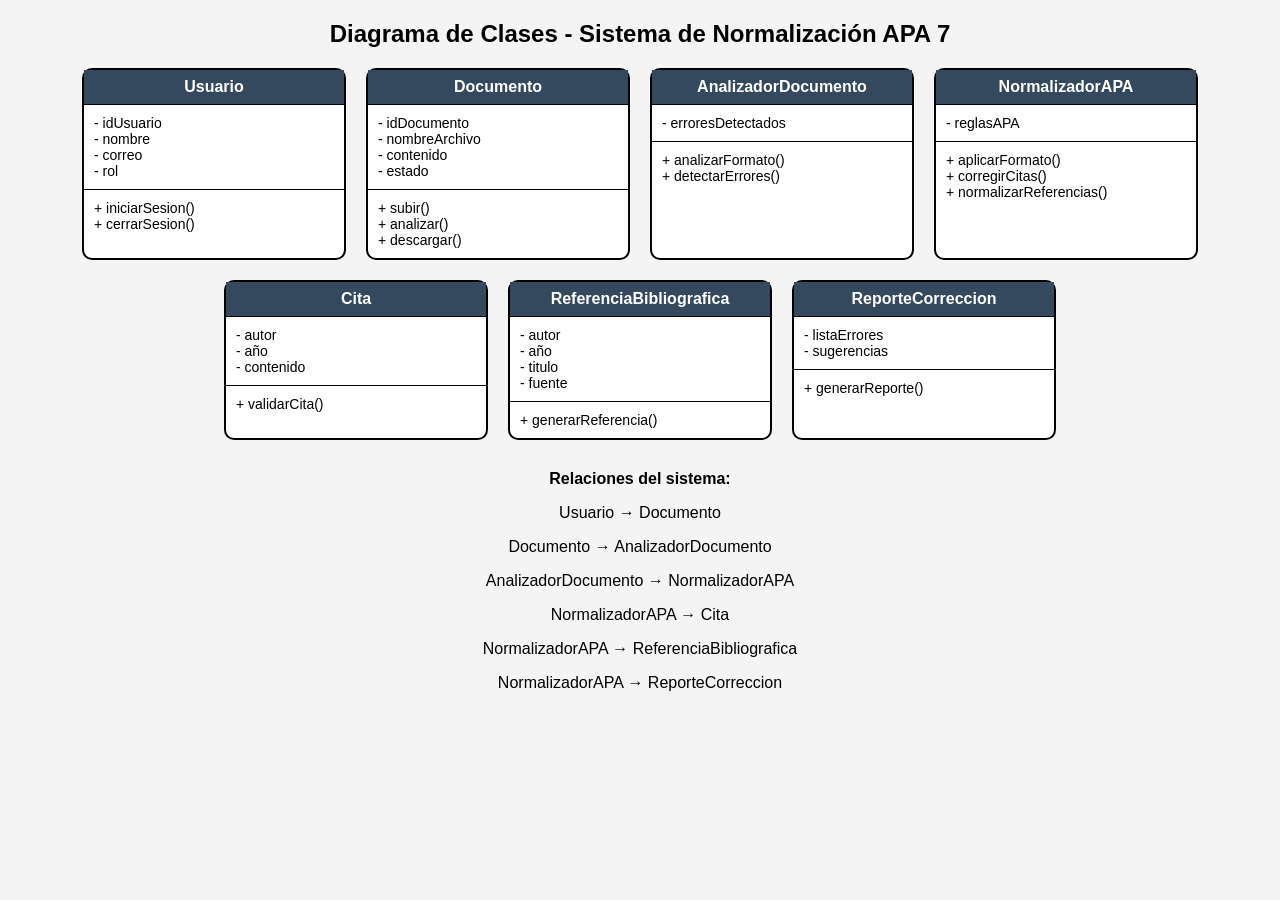
<file: diagram.html>
<!DOCTYPE html>
<html lang="es">
<head>
<meta charset="UTF-8">
<title>Diagrama de Clases - Sistema APA</title>
<style>
body {
    font-family: Arial;
    background: #f4f4f4;
}
.container {
    display: flex;
    flex-wrap: wrap;
    justify-content: center;
    gap: 20px;
}
.clase {
    border: 2px solid black;
    border-radius: 10px;
    width: 260px;
    background: white;
}
.titulo {
    background: #34495e;
    color: white;
    padding: 8px;
    text-align: center;
    font-weight: bold;
}
.seccion {
    padding: 10px;
    border-top: 1px solid black;
    font-size: 14px;
}
.relaciones {
    margin-top: 30px;
    text-align: center;
}
</style>
</head>

<body>

<h2 style="text-align:center;">Diagrama de Clases - Sistema de Normalización APA 7</h2>

<div class="container">

<div class="clase">
<div class="titulo">Usuario</div>
<div class="seccion">
- idUsuario<br>
- nombre<br>
- correo<br>
- rol
</div>
<div class="seccion">
+ iniciarSesion()<br>
+ cerrarSesion()
</div>
</div>

<div class="clase">
<div class="titulo">Documento</div>
<div class="seccion">
- idDocumento<br>
- nombreArchivo<br>
- contenido<br>
- estado
</div>
<div class="seccion">
+ subir()<br>
+ analizar()<br>
+ descargar()
</div>
</div>

<div class="clase">
<div class="titulo">AnalizadorDocumento</div>
<div class="seccion">
- erroresDetectados<br>
</div>
<div class="seccion">
+ analizarFormato()<br>
+ detectarErrores()
</div>
</div>

<div class="clase">
<div class="titulo">NormalizadorAPA</div>
<div class="seccion">
- reglasAPA
</div>
<div class="seccion">
+ aplicarFormato()<br>
+ corregirCitas()<br>
+ normalizarReferencias()
</div>
</div>

<div class="clase">
<div class="titulo">Cita</div>
<div class="seccion">
- autor<br>
- año<br>
- contenido
</div>
<div class="seccion">
+ validarCita()
</div>
</div>

<div class="clase">
<div class="titulo">ReferenciaBibliografica</div>
<div class="seccion">
- autor<br>
- año<br>
- titulo<br>
- fuente
</div>
<div class="seccion">
+ generarReferencia()
</div>
</div>

<div class="clase">
<div class="titulo">ReporteCorreccion</div>
<div class="seccion">
- listaErrores<br>
- sugerencias
</div>
<div class="seccion">
+ generarReporte()
</div>
</div>

</div>

<div class="relaciones">
<p><b>Relaciones del sistema:</b></p>
<p>Usuario → Documento</p>
<p>Documento → AnalizadorDocumento</p>
<p>AnalizadorDocumento → NormalizadorAPA</p>
<p>NormalizadorAPA → Cita</p>
<p>NormalizadorAPA → ReferenciaBibliografica</p>
<p>NormalizadorAPA → ReporteCorreccion</p>
</div>

</body>
</html>
</file>
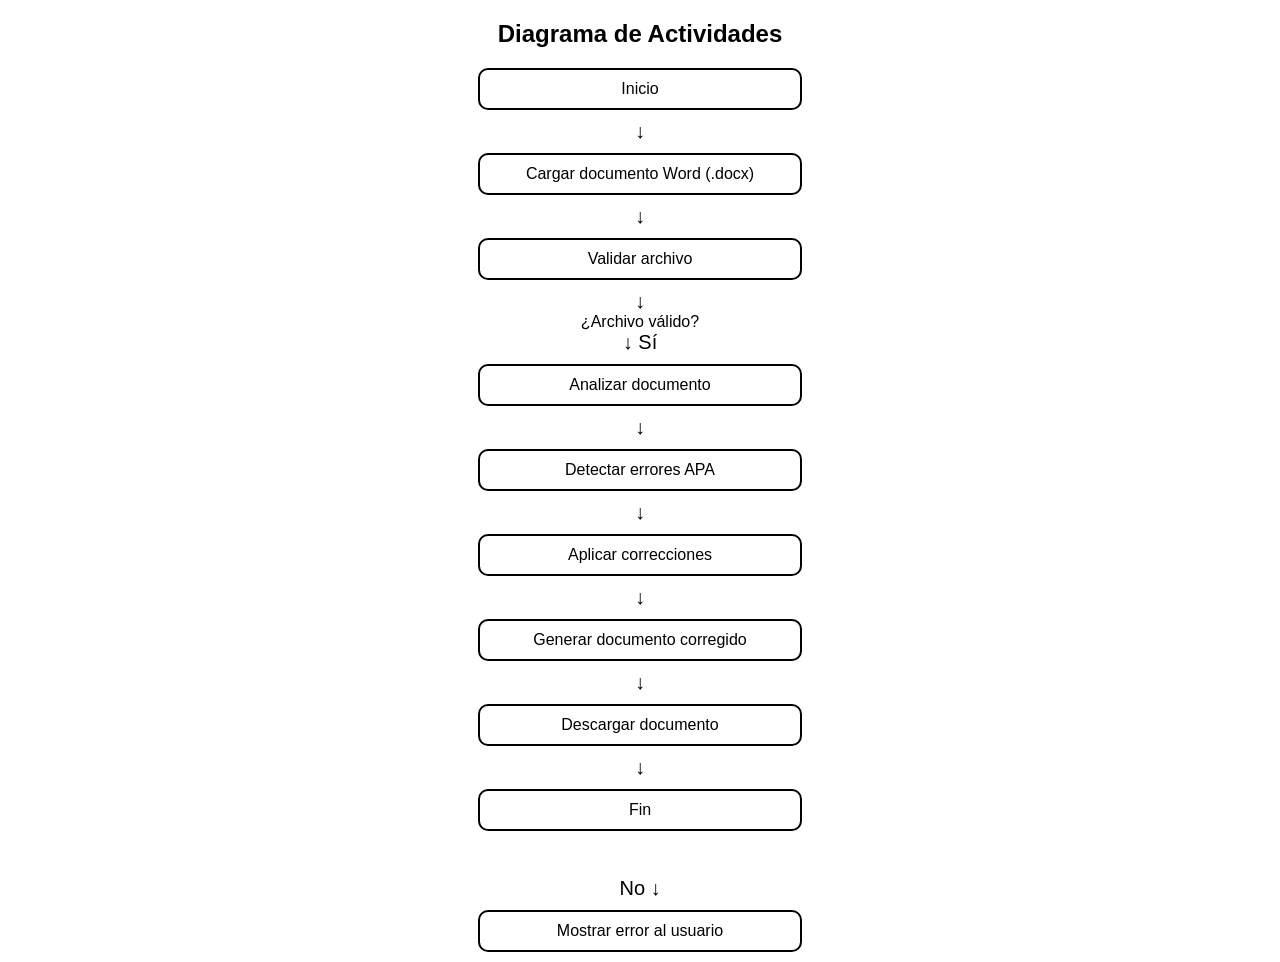
<file: diagrama.html>
<!DOCTYPE html>
<html lang="es">
<head>
<meta charset="UTF-8">
<title>Diagrama de Actividades - Sistema APA</title>
<style>
body {
    font-family: Arial;
    text-align: center;
}
.box {
    border: 2px solid black;
    padding: 10px;
    margin: 10px auto;
    width: 300px;
    border-radius: 10px;
}
.decision {
    width: 200px;
    margin: auto;
    transform: rotate(45deg);
}
.decision span {
    display: block;
    transform: rotate(-45deg);
}
.arrow {
    font-size: 20px;
}
</style>
</head>

<body>

<h2>Diagrama de Actividades</h2>

<div class="box">Inicio</div>
<div class="arrow">↓</div>

<div class="box">Cargar documento Word (.docx)</div>
<div class="arrow">↓</div>

<div class="box">Validar archivo</div>
<div class="arrow">↓</div>

<div class="decision"><span>¿Archivo válido?</span></div>

<div class="arrow">↓ Sí</div>
<div class="box">Analizar documento</div>

<div class="arrow">↓</div>
<div class="box">Detectar errores APA</div>

<div class="arrow">↓</div>
<div class="box">Aplicar correcciones</div>

<div class="arrow">↓</div>
<div class="box">Generar documento corregido</div>

<div class="arrow">↓</div>
<div class="box">Descargar documento</div>

<div class="arrow">↓</div>
<div class="box">Fin</div>

<br><br>

<div class="arrow">No ↓</div>
<div class="box">Mostrar error al usuario</div>

</body>
</html>
</file>
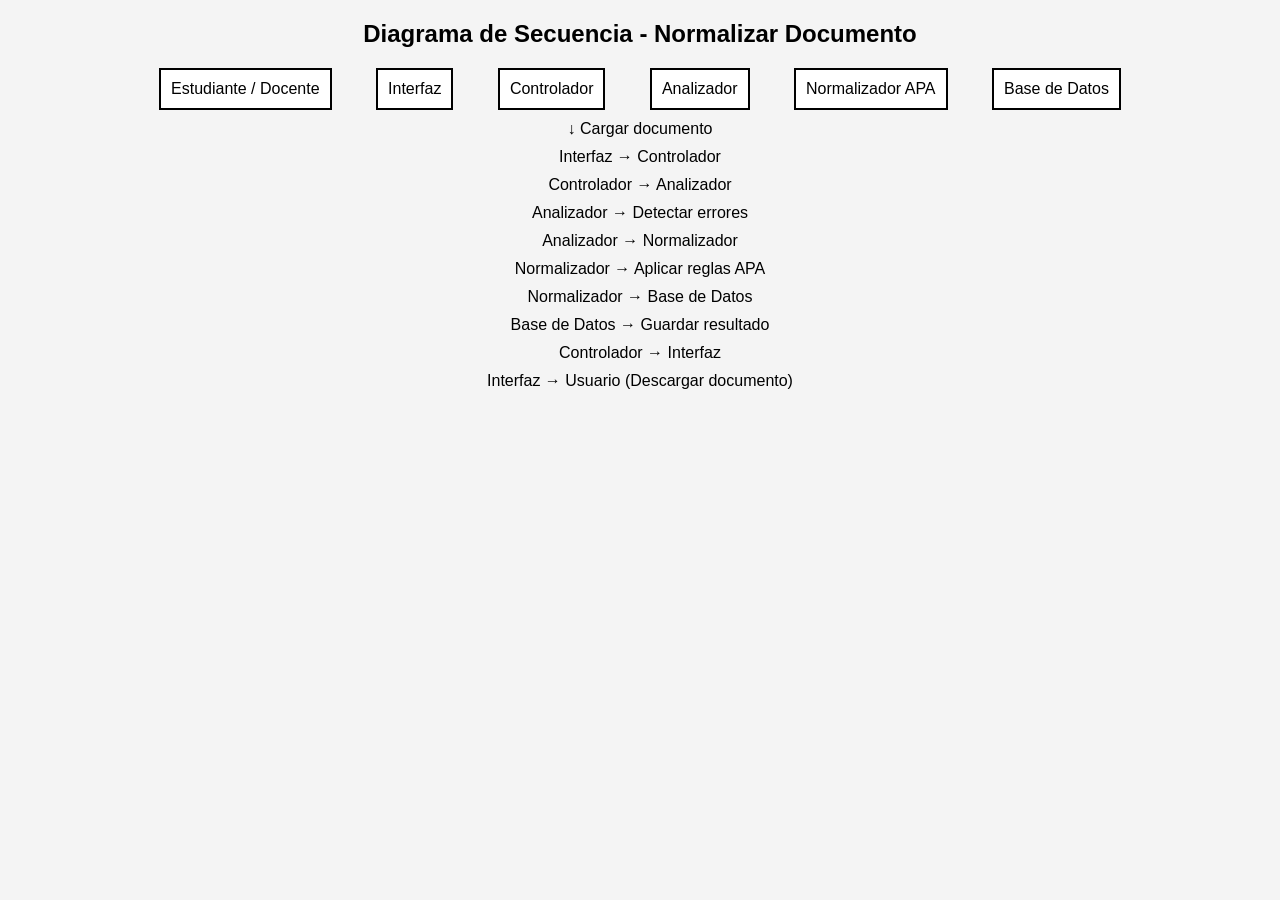
<file: secuencia.html>
<!DOCTYPE html>
<html lang="es">
<head>
<meta charset="UTF-8">
<title>Diagrama de Secuencia - Normalizar Documento</title>
<style>
body { font-family: Arial; background: #f4f4f4; text-align: center; }
.linea { display: inline-block; margin: 0 20px; }
.caja { border: 2px solid #000; padding: 10px; background: #fff; }
.flecha { margin: 10px 0; }
</style>
</head>
<body>

<h2>Diagrama de Secuencia - Normalizar Documento</h2>

<div class="linea"><div class="caja">Estudiante / Docente</div></div>
<div class="linea"><div class="caja">Interfaz</div></div>
<div class="linea"><div class="caja">Controlador</div></div>
<div class="linea"><div class="caja">Analizador</div></div>
<div class="linea"><div class="caja">Normalizador APA</div></div>
<div class="linea"><div class="caja">Base de Datos</div></div>

<div class="flecha">↓ Cargar documento</div>
<div class="flecha">Interfaz → Controlador</div>
<div class="flecha">Controlador → Analizador</div>
<div class="flecha">Analizador → Detectar errores</div>
<div class="flecha">Analizador → Normalizador</div>
<div class="flecha">Normalizador → Aplicar reglas APA</div>
<div class="flecha">Normalizador → Base de Datos</div>
<div class="flecha">Base de Datos → Guardar resultado</div>
<div class="flecha">Controlador → Interfaz</div>
<div class="flecha">Interfaz → Usuario (Descargar documento)</div>

</body>
</html>
</file>
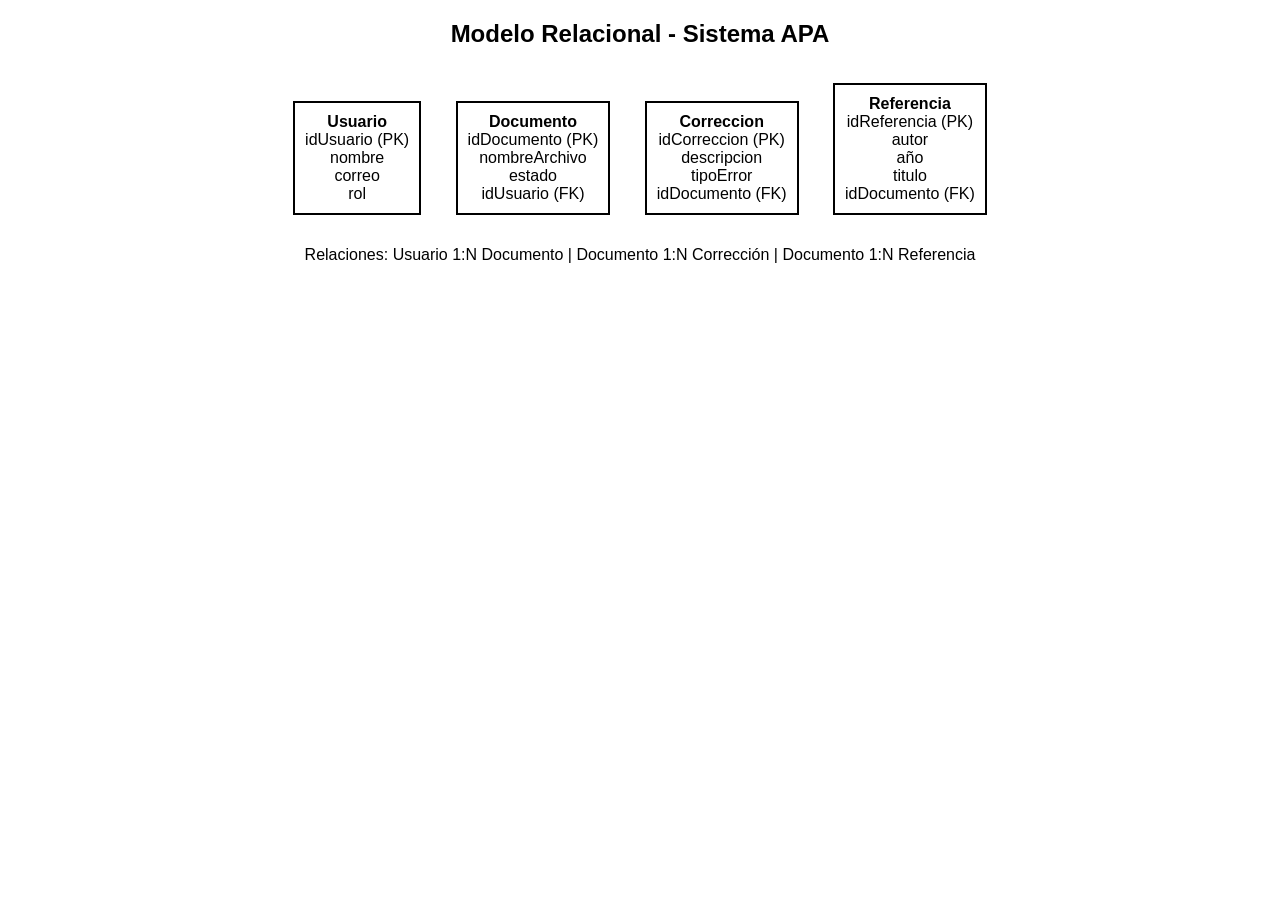
<file: validacion.html>
<!DOCTYPE html>
<html lang="es">
<head>
<meta charset="UTF-8">
<title>Modelo Relacional APA</title>
<style>
body { font-family: Arial; text-align: center; }
.tabla {
    display: inline-block;
    border: 2px solid black;
    margin: 15px;
    padding: 10px;
    background: white;
}
</style>
</head>
<body>

<h2>Modelo Relacional - Sistema APA</h2>

<div class="tabla">
<b>Usuario</b><br>
idUsuario (PK)<br>
nombre<br>
correo<br>
rol
</div>

<div class="tabla">
<b>Documento</b><br>
idDocumento (PK)<br>
nombreArchivo<br>
estado<br>
idUsuario (FK)
</div>

<div class="tabla">
<b>Correccion</b><br>
idCorreccion (PK)<br>
descripcion<br>
tipoError<br>
idDocumento (FK)
</div>

<div class="tabla">
<b>Referencia</b><br>
idReferencia (PK)<br>
autor<br>
año<br>
titulo<br>
idDocumento (FK)
</div>

<p>Relaciones: Usuario 1:N Documento | Documento 1:N Corrección | Documento 1:N Referencia</p>

</body>
</html>
</file>
<file: styles.css>
:root {
  --primary: #0b57d0;
  --primary-dark: #083c92;
  --primary-soft: #eaf2ff;
  --bg: #f4f7fb;
  --surface: #ffffff;
  --text: #12304a;
  --muted: #62748a;
  --border: #dbe4f0;
  --success: #1f9d55;
  --warning: #f4a100;
  --danger: #dd3b4b;
  --shadow: 0 20px 45px rgba(15, 58, 122, 0.10);
  --radius-lg: 24px;
  --radius-md: 18px;
  --radius-sm: 12px;
}

* {
  box-sizing: border-box;
}

html {
  scroll-behavior: smooth;
}

body {
  margin: 0;
  font-family: 'Inter', sans-serif;
  background: linear-gradient(180deg, #eff5ff 0%, #f8fbff 100%);
  color: var(--text);
}

button,
input,
select {
  font: inherit;
}

button {
  cursor: pointer;
  border: none;
}

.app-shell {
  min-height: 100vh;
  display: grid;
  grid-template-columns: 290px 1fr;
}

.sidebar {
  background: linear-gradient(180deg, var(--primary-dark), var(--primary));
  color: #fff;
  padding: 24px;
  display: flex;
  flex-direction: column;
  justify-content: space-between;
  position: sticky;
  top: 0;
  height: 100vh;
  box-shadow: 12px 0 32px rgba(7, 44, 108, 0.15);
}

.brand {
  display: flex;
  align-items: center;
  gap: 14px;
  margin-bottom: 28px;
}

.brand__logo {
  width: 52px;
  height: 52px;
  border-radius: 16px;
  display: grid;
  place-items: center;
  background: rgba(255, 255, 255, 0.15);
  border: 1px solid rgba(255, 255, 255, 0.2);
  font-weight: 800;
  letter-spacing: 1px;
}

.brand h1,
.brand p {
  margin: 0;
}

.brand h1 {
  font-size: 1.05rem;
}

.brand p {
  font-size: 0.85rem;
  color: rgba(255, 255, 255, 0.78);
}

.sidebar__nav {
  display: flex;
  flex-direction: column;
  gap: 10px;
}

.nav-link {
  width: 100%;
  text-align: left;
  padding: 14px 16px;
  border-radius: 14px;
  background: transparent;
  color: rgba(255, 255, 255, 0.92);
  transition: 0.25s ease;
}

.nav-link:hover,
.nav-link.active {
  background: rgba(255, 255, 255, 0.15);
  transform: translateX(4px);
}

.sidebar__footer {
  margin-top: 24px;
  display: flex;
  align-items: center;
  gap: 10px;
  color: rgba(255, 255, 255, 0.88);
  font-size: 0.9rem;
}

.status-dot {
  width: 12px;
  height: 12px;
  border-radius: 50%;
  background: #57f287;
  box-shadow: 0 0 0 6px rgba(87, 242, 135, 0.18);
}

.main-content {
  padding: 28px;
}

.topbar {
  background: rgba(255, 255, 255, 0.85);
  backdrop-filter: blur(10px);
  border: 1px solid rgba(219, 228, 240, 0.8);
  border-radius: var(--radius-lg);
  padding: 20px 24px;
  display: flex;
  justify-content: space-between;
  align-items: center;
  gap: 16px;
  box-shadow: var(--shadow);
}

.topbar h2,
.topbar p {
  margin: 0;
}

.eyebrow {
  color: var(--primary);
  font-weight: 700;
  text-transform: uppercase;
  letter-spacing: 0.08em;
  font-size: 0.75rem;
  margin-bottom: 6px;
}

.topbar__badge,
.section-badge,
.pill,
.compliance-badge {
  display: inline-flex;
  align-items: center;
  justify-content: center;
  border-radius: 999px;
  padding: 10px 14px;
  background: var(--primary-soft);
  color: var(--primary-dark);
  font-weight: 700;
}

.menu-toggle {
  display: none;
  width: 44px;
  height: 44px;
  border-radius: 12px;
  background: var(--primary-soft);
  color: var(--primary-dark);
}

.view {
  display: none;
  padding-top: 28px;
}

.view.active {
  display: block;
}

.hero {
  margin-top: 6px;
  display: grid;
  grid-template-columns: 1.5fr 1fr;
  gap: 22px;
}

.hero__content,
.hero__panel,
.feature-card,
.stat-card,
.panel-card {
  background: var(--surface);
  border: 1px solid var(--border);
  box-shadow: var(--shadow);
}

.hero__content {
  border-radius: 32px;
  padding: 38px;
}

.hero__content h3 {
  margin: 18px 0 14px;
  font-size: clamp(2rem, 4vw, 3rem);
  line-height: 1.1;
}

.hero__content p {
  color: var(--muted);
  font-size: 1.02rem;
  line-height: 1.75;
}

.hero__actions {
  display: flex;
  flex-wrap: wrap;
  gap: 14px;
  margin-top: 28px;
}

.hero__panel {
  border-radius: 32px;
  padding: 22px;
  display: grid;
  gap: 16px;
  align-content: center;
  background: linear-gradient(180deg, #ffffff 0%, #f1f7ff 100%);
}

.mini-card {
  border-radius: 18px;
  padding: 20px;
  background: #fff;
  border: 1px solid var(--border);
}

.mini-card__label {
  display: block;
  color: var(--muted);
  margin-bottom: 6px;
  font-size: 0.9rem;
}

.benefits-grid,
.cards-grid,
.about-grid {
  display: grid;
  gap: 20px;
}

.benefits-grid {
  margin-top: 22px;
  grid-template-columns: repeat(3, minmax(0, 1fr));
}

.feature-card,
.stat-card,
.panel-card {
  border-radius: var(--radius-lg);
  padding: 24px;
}

.feature-card h4,
.stat-card strong,
.panel-card h4,
.panel-card h5,
.section-header h3 {
  margin-top: 0;
}

.feature-card p,
.stat-card p,
.panel-card p,
.observations li,
table {
  color: var(--muted);
}

.section-header {
  display: flex;
  justify-content: space-between;
  align-items: center;
  gap: 16px;
  margin-bottom: 20px;
}

.section-header h3 {
  margin-bottom: 0;
  font-size: 1.8rem;
}

.cards-grid {
  grid-template-columns: repeat(4, minmax(0, 1fr));
}

.stat-card {
  background: linear-gradient(180deg, #ffffff 0%, #f5f9ff 100%);
}

.stat-card span {
  display: block;
  color: var(--muted);
  margin-bottom: 12px;
}

.stat-card strong {
  display: block;
  font-size: 2.4rem;
  color: var(--primary-dark);
  margin-bottom: 12px;
}

.stat-card--accent {
  background: linear-gradient(135deg, var(--primary-dark), var(--primary));
}

.stat-card--accent span,
.stat-card--accent strong,
.stat-card--accent p {
  color: #fff;
}

.dashboard-grid,
.validation-layout {
  display: grid;
  gap: 20px;
  margin-top: 20px;
  grid-template-columns: 1fr 1fr;
}

.panel-card__header,
.result-header,
.compliance-panel__info {
  display: flex;
  justify-content: space-between;
  align-items: center;
  gap: 12px;
}

.progress-circle {
  width: 190px;
  height: 190px;
  margin: 24px auto;
  border-radius: 50%;
  background: conic-gradient(var(--primary) 0 313deg, #e5edf8 313deg 360deg);
  display: grid;
  place-items: center;
}

.progress-circle__inner {
  width: 140px;
  height: 140px;
  border-radius: 50%;
  background: #fff;
  display: grid;
  place-items: center;
  font-size: 1.8rem;
  font-weight: 800;
  color: var(--primary-dark);
}

.muted {
  color: var(--muted);
}

.bars {
  display: grid;
  gap: 18px;
  margin-top: 24px;
}

.bar-item label {
  display: block;
  margin-bottom: 8px;
  font-weight: 600;
  color: var(--text);
}

.bar {
  width: 100%;
  height: 12px;
  background: #eaf0f8;
  border-radius: 999px;
  overflow: hidden;
}

.bar span {
  display: block;
  height: 100%;
  border-radius: inherit;
  background: linear-gradient(90deg, var(--primary), #4f96ff);
}

.bar--large {
  height: 16px;
}

.validation-form {
  display: grid;
  gap: 18px;
}

.form-group {
  display: grid;
  gap: 8px;
}

.form-group label {
  font-weight: 600;
}

.form-group input,
.form-group select {
  width: 100%;
  padding: 14px 16px;
  border-radius: 14px;
  border: 1px solid var(--border);
  background: #fbfdff;
  color: var(--text);
  outline: none;
  transition: border-color 0.25s ease, box-shadow 0.25s ease;
}

.form-group input:focus,
.form-group select:focus {
  border-color: var(--primary);
  box-shadow: 0 0 0 4px rgba(11, 87, 208, 0.12);
}

.results-placeholder {
  min-height: 100%;
  display: grid;
  place-content: center;
  text-align: center;
  color: var(--muted);
}

.results.hidden {
  display: none;
}

.check-list {
  margin: 22px 0;
  display: grid;
  gap: 12px;
}

.check-item {
  padding: 14px 16px;
  border-radius: 14px;
  font-weight: 600;
}

.check-item.success {
  background: rgba(31, 157, 85, 0.10);
  color: var(--success);
}

.check-item.warning {
  background: rgba(244, 161, 0, 0.12);
  color: #b57500;
}

.observations ul {
  padding-left: 20px;
  line-height: 1.7;
}

.table-card {
  overflow: hidden;
}

table {
  width: 100%;
  border-collapse: collapse;
}

thead {
  background: #f2f7ff;
}

th,
td {
  padding: 16px 14px;
  text-align: left;
  border-bottom: 1px solid var(--border);
  vertical-align: top;
}

th {
  color: var(--primary-dark);
  font-size: 0.92rem;
}

.tag {
  display: inline-flex;
  align-items: center;
  padding: 8px 12px;
  border-radius: 999px;
  font-weight: 700;
  font-size: 0.84rem;
}

.tag.success {
  background: rgba(31, 157, 85, 0.12);
  color: var(--success);
}

.tag.warning {
  background: rgba(244, 161, 0, 0.12);
  color: #b57500;
}

.tag.danger {
  background: rgba(221, 59, 75, 0.12);
  color: var(--danger);
}

.about-grid {
  grid-template-columns: repeat(2, minmax(0, 1fr));
}

.btn {
  padding: 14px 18px;
  border-radius: 14px;
  font-weight: 700;
  transition: transform 0.2s ease, box-shadow 0.2s ease;
}

.btn:hover {
  transform: translateY(-2px);
  box-shadow: 0 12px 24px rgba(11, 87, 208, 0.15);
}

.btn--primary {
  background: linear-gradient(135deg, var(--primary), var(--primary-dark));
  color: #fff;
}

.btn--secondary {
  background: #fff;
  color: var(--primary-dark);
  border: 1px solid var(--border);
}

.btn--full {
  width: 100%;
}

@media (max-width: 1200px) {
  .cards-grid {
    grid-template-columns: repeat(2, minmax(0, 1fr));
  }

  .hero,
  .dashboard-grid,
  .validation-layout,
  .benefits-grid,
  .about-grid {
    grid-template-columns: 1fr;
  }
}

@media (max-width: 900px) {
  .app-shell {
    grid-template-columns: 1fr;
  }

  .sidebar {
    position: fixed;
    left: -100%;
    width: 280px;
    z-index: 40;
    transition: left 0.3s ease;
  }

  .sidebar.open {
    left: 0;
  }

  .main-content {
    padding: 20px;
  }

  .topbar {
    align-items: flex-start;
    flex-wrap: wrap;
  }

  .menu-toggle {
    display: inline-grid;
    place-items: center;
  }
}

@media (max-width: 640px) {
  .topbar,
  .hero__content,
  .hero__panel,
  .feature-card,
  .stat-card,
  .panel-card {
    padding: 18px;
  }

  .cards-grid {
    grid-template-columns: 1fr;
  }

  .section-header {
    align-items: flex-start;
    flex-direction: column;
  }

  th,
  td {
    padding: 12px 10px;
    font-size: 0.9rem;
  }
}
</file>
